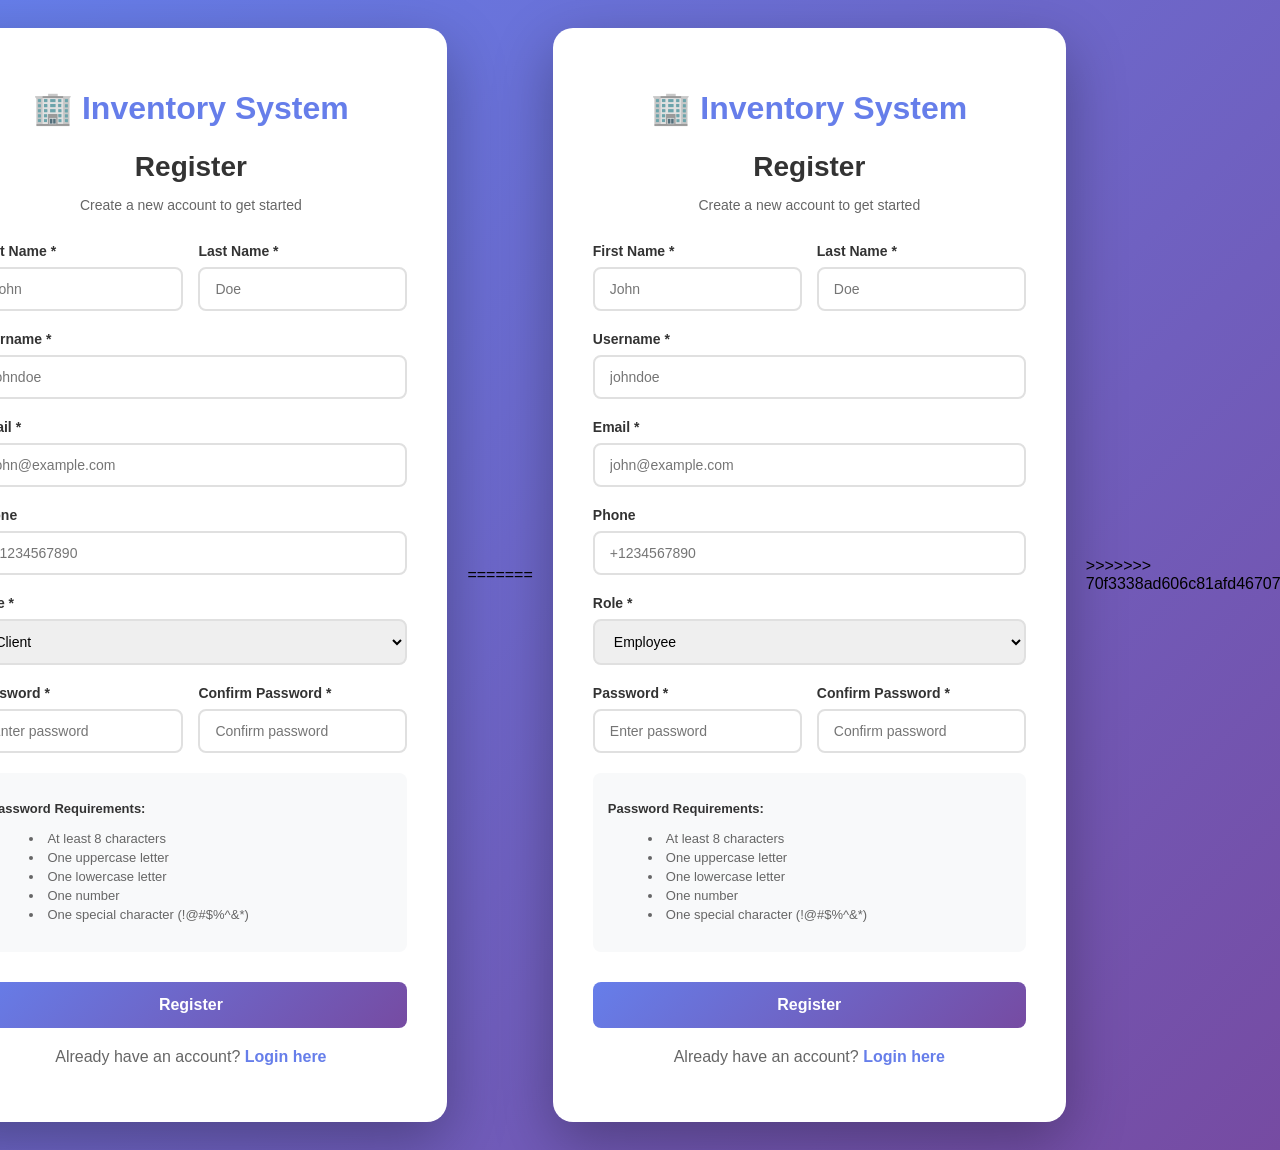
<file: frontend/index.html>
<<<<<<< HEAD
<!DOCTYPE html>
<html lang="en">
<head>
    <meta charset="UTF-8">
    <meta name="viewport" content="width=device-width, initial-scale=1.0">
    <title>Register - Smart Inventory Management</title>
    <link rel="stylesheet" href="css/style.css">
</head>
<body>
    <div class="auth-container">
        <div class="auth-card register-card">
            <div class="auth-header">
                <h1>🏢 Inventory System</h1>
                <h2>Register</h2>
                <p>Create a new account to get started</p>
            </div>

            <div id="error-message" class="error-message" style="display: none;"></div>
            <div id="success-message" class="success-message" style="display: none;"></div>

            <form id="register-form" class="auth-form">
                <div class="form-row">
                    <div class="form-group">
                        <label for="first_name">First Name *</label>
                        <input type="text" id="first_name" name="first_name" required placeholder="John">
                    </div>

                    <div class="form-group">
                        <label for="last_name">Last Name *</label>
                        <input type="text" id="last_name" name="last_name" required placeholder="Doe">
                    </div>
                </div>

                <div class="form-group">
                    <label for="username">Username *</label>
                    <input type="text" id="username" name="username" required minlength="3" placeholder="johndoe">
                </div>

                <div class="form-group">
                    <label for="email">Email *</label>
                    <input type="email" id="email" name="email" required placeholder="john@example.com">
                </div>

                <div class="form-group">
                    <label for="phone">Phone</label>
                    <input type="tel" id="phone" name="phone" placeholder="+1234567890">
                </div>

                <div class="form-group">
                    <label for="role">Role *</label>
                    <select id="role" name="role" required>
                        <option value="client">Client</option>
                        <option value="admin">Admin</option>
                    </select>
                </div>

                <div class="form-row">
                    <div class="form-group">
                        <label for="password">Password *</label>
                        <input type="password" id="password" name="password" required placeholder="Enter password">
                    </div>

                    <div class="form-group">
                        <label for="confirmPassword">Confirm Password *</label>
                        <input type="password" id="confirmPassword" name="confirmPassword" required placeholder="Confirm password">
                    </div>
                </div>

                <div class="password-requirements">
                    <p><strong>Password Requirements:</strong></p>
                    <ul>
                        <li>At least 8 characters</li>
                        <li>One uppercase letter</li>
                        <li>One lowercase letter</li>
                        <li>One number</li>
                        <li>One special character (!@#$%^&*)</li>
                    </ul>
                </div>

                <button type="submit" class="btn-primary">Register</button>
            </form>

            <div class="auth-footer">
                <p>Already have an account? <a href="login.html">Login here</a></p>
            </div>
        </div>
    </div>

    <script src="js/utils.js"></script>
    <script src="js/auth.js"></script>
</body>
=======
<!DOCTYPE html>
<html lang="en">
<head>
    <meta charset="UTF-8">
    <meta name="viewport" content="width=device-width, initial-scale=1.0">
    <title>Register - Smart Inventory Management</title>
    <link rel="stylesheet" href="css/style.css">
</head>
<body>
    <div class="auth-container">
        <div class="auth-card register-card">
            <div class="auth-header">
                <h1>🏢 Inventory System</h1>
                <h2>Register</h2>
                <p>Create a new account to get started</p>
            </div>

            <div id="error-message" class="error-message" style="display: none;"></div>
            <div id="success-message" class="success-message" style="display: none;"></div>

            <form id="register-form" class="auth-form">
                <div class="form-row">
                    <div class="form-group">
                        <label for="first_name">First Name *</label>
                        <input type="text" id="first_name" name="first_name" required placeholder="John">
                    </div>

                    <div class="form-group">
                        <label for="last_name">Last Name *</label>
                        <input type="text" id="last_name" name="last_name" required placeholder="Doe">
                    </div>
                </div>

                <div class="form-group">
                    <label for="username">Username *</label>
                    <input type="text" id="username" name="username" required minlength="3" placeholder="johndoe">
                </div>

                <div class="form-group">
                    <label for="email">Email *</label>
                    <input type="email" id="email" name="email" required placeholder="john@example.com">
                </div>

                <div class="form-group">
                    <label for="phone">Phone</label>
                    <input type="tel" id="phone" name="phone" placeholder="+1234567890">
                </div>

                <div class="form-group">
                    <label for="role">Role *</label>
                    <select id="role" name="role" required>
                        <option value="employee">Employee</option>
                        <option value="admin">Admin</option>
                    </select>
                </div>

                <div class="form-row">
                    <div class="form-group">
                        <label for="password">Password *</label>
                        <input type="password" id="password" name="password" required placeholder="Enter password">
                    </div>

                    <div class="form-group">
                        <label for="confirmPassword">Confirm Password *</label>
                        <input type="password" id="confirmPassword" name="confirmPassword" required placeholder="Confirm password">
                    </div>
                </div>

                <div class="password-requirements">
                    <p><strong>Password Requirements:</strong></p>
                    <ul>
                        <li>At least 8 characters</li>
                        <li>One uppercase letter</li>
                        <li>One lowercase letter</li>
                        <li>One number</li>
                        <li>One special character (!@#$%^&*)</li>
                    </ul>
                </div>

                <button type="submit" class="btn-primary">Register</button>
            </form>

            <div class="auth-footer">
                <p>Already have an account? <a href="login.html">Login here</a></p>
            </div>
        </div>
    </div>

    <script src="js/utils.js"></script>
    <script src="js/auth.js"></script>
</body>
>>>>>>> 70f3338ad606c81afd4670761ec4469490149d3b
</html>
</file>
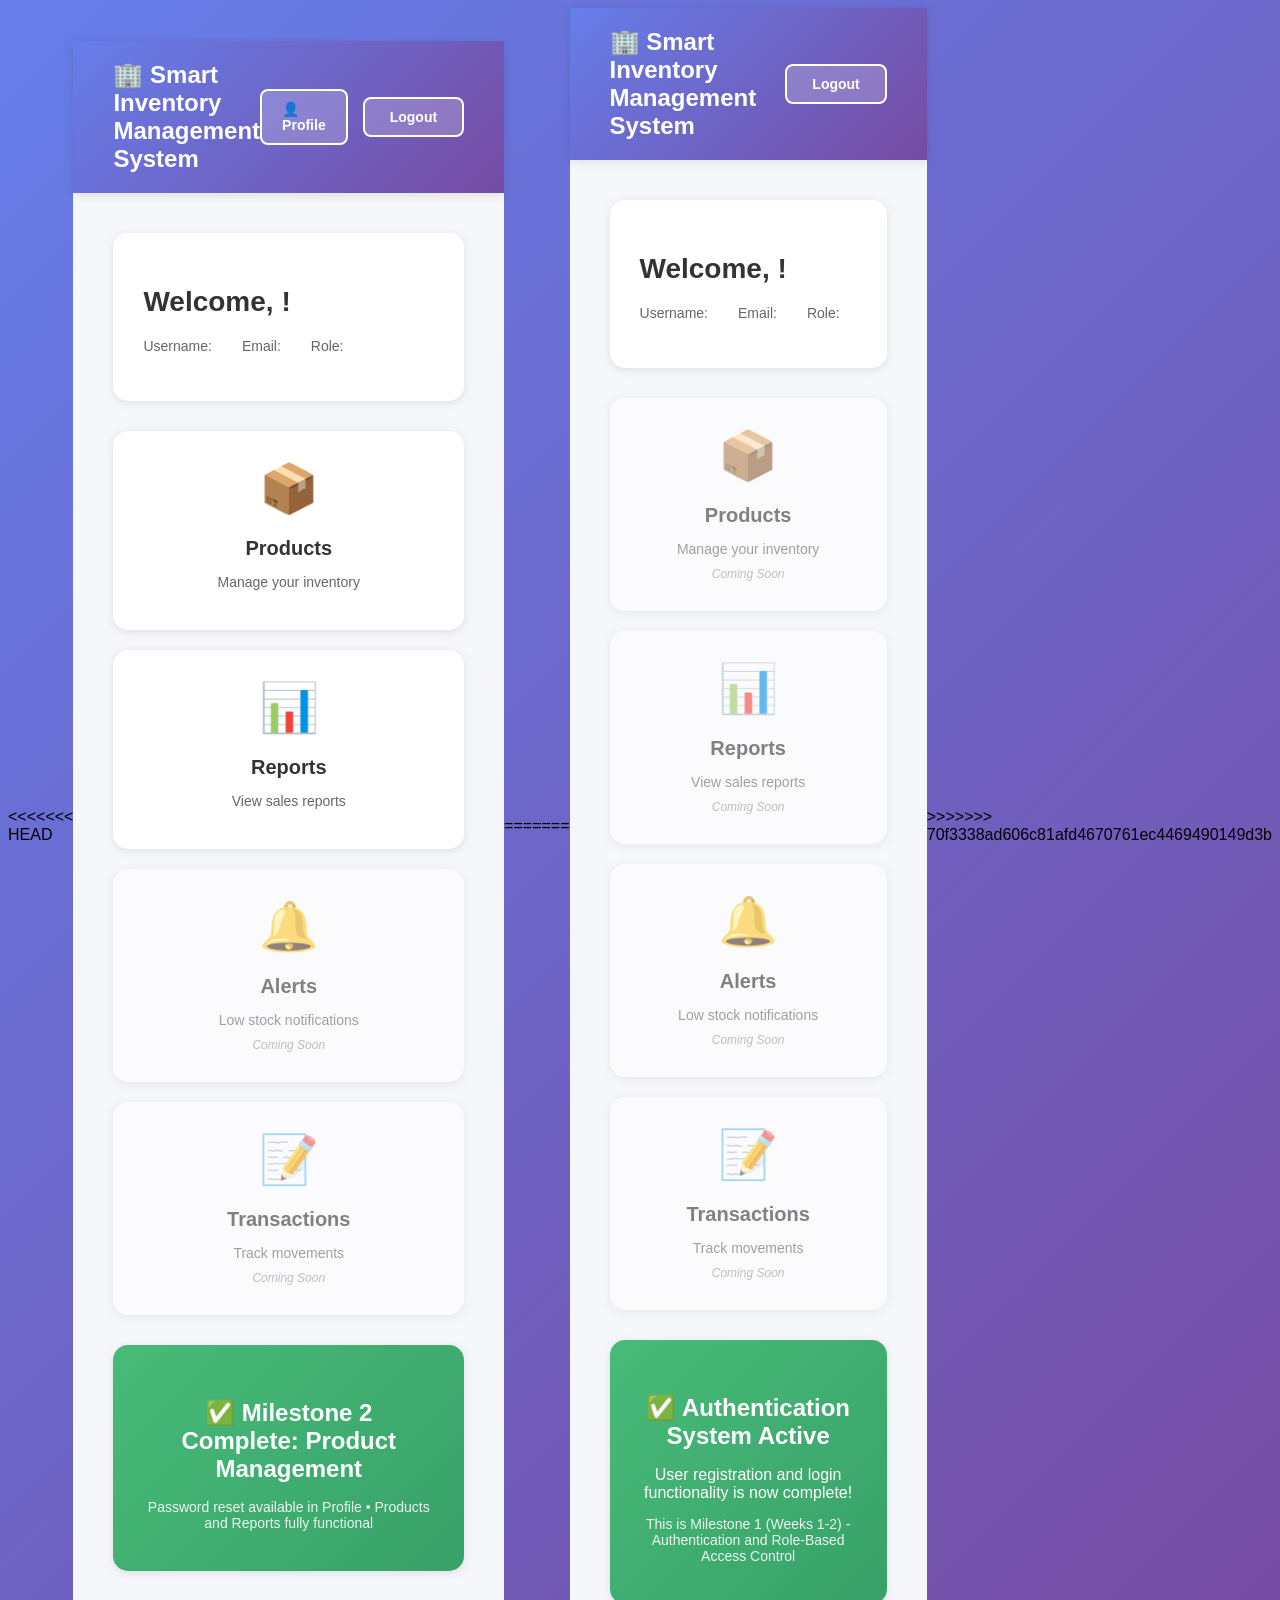
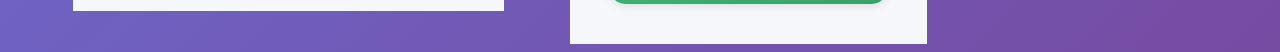
<file: frontend/dashboard.html>
<<<<<<< HEAD
<!DOCTYPE html>
<html lang="en">
<head>
    <meta charset="UTF-8">
    <meta name="viewport" content="width=device-width, initial-scale=1.0">
    <title>Dashboard - Smart Inventory Management</title>
    <link rel="stylesheet" href="css/style.css">
    <link rel="stylesheet" href="css/dashboard.css">
</head>
<body>
    <div class="dashboard-container">
        <div class="dashboard-header">
            <h1>🏢 Smart Inventory Management System</h1>
            <div class="header-actions">
                <a href="profile.html" class="btn-secondary">👤 Profile</a>
                <button id="logout-btn" class="btn-logout">Logout</button>
            </div>
        </div>

        <div class="dashboard-content">
            <div class="welcome-card">
                <h2>Welcome, <span id="user-name"></span>!</h2>
                <div class="user-info">
                    <div class="info-item">
                        <span class="label">Username:</span>
                        <span class="value" id="user-username"></span>
                    </div>
                    <div class="info-item">
                        <span class="label">Email:</span>
                        <span class="value" id="user-email"></span>
                    </div>
                    <div class="info-item">
                        <span class="label">Role:</span>
                        <span class="badge" id="user-role"></span>
                    </div>
                </div>
            </div>

            <div class="features-grid">
                <a href="inventory.html" class="feature-card">
                    <div class="icon">📦</div>
                    <h3>Products</h3>
                    <p>Manage your inventory</p>
                </a>

                <a href="reports.html" class="feature-card">
                    <div class="icon">📊</div>
                    <h3>Reports</h3>
                    <p>View sales reports</p>
                </a>

                <div class="feature-card disabled">
                    <div class="icon">🔔</div>
                    <h3>Alerts</h3>
                    <p>Low stock notifications</p>
                    <small>Coming Soon</small>
                </div>

                <div class="feature-card disabled">
                    <div class="icon">📝</div>
                    <h3>Transactions</h3>
                    <p>Track movements</p>
                    <small>Coming Soon</small>
                </div>
            </div>

            <div class="info-banner">
                <h3>✅ Milestone 2 Complete: Product Management</h3>
                <p><strong id="role-info"></strong></p>
                <p class="small-text">
                    Password reset available in Profile • Products and Reports fully functional
                </p>
            </div>
        </div>
    </div>

    <script src="js/utils.js"></script>
    <script src="js/dashboard.js"></script>
</body>
=======
<!DOCTYPE html>
<html lang="en">
<head>
    <meta charset="UTF-8">
    <meta name="viewport" content="width=device-width, initial-scale=1.0">
    <title>Dashboard - Smart Inventory Management</title>
    <link rel="stylesheet" href="css/style.css">
    <link rel="stylesheet" href="css/dashboard.css">
</head>
<body>
    <div class="dashboard-container">
        <div class="dashboard-header">
            <h1>🏢 Smart Inventory Management System</h1>
            <button id="logout-btn" class="btn-logout">Logout</button>
        </div>

        <div class="dashboard-content">
            <div class="welcome-card">
                <h2>Welcome, <span id="user-name"></span>!</h2>
                <div class="user-info">
                    <div class="info-item">
                        <span class="label">Username:</span>
                        <span class="value" id="user-username"></span>
                    </div>
                    <div class="info-item">
                        <span class="label">Email:</span>
                        <span class="value" id="user-email"></span>
                    </div>
                    <div class="info-item">
                        <span class="label">Role:</span>
                        <span class="badge" id="user-role"></span>
                    </div>
                </div>
            </div>

            <div class="features-grid">
                <div class="feature-card disabled">
                    <div class="icon">📦</div>
                    <h3>Products</h3>
                    <p>Manage your inventory</p>
                    <small>Coming Soon</small>
                </div>

                <div class="feature-card disabled">
                    <div class="icon">📊</div>
                    <h3>Reports</h3>
                    <p>View sales reports</p>
                    <small>Coming Soon</small>
                </div>

                <div class="feature-card disabled">
                    <div class="icon">🔔</div>
                    <h3>Alerts</h3>
                    <p>Low stock notifications</p>
                    <small>Coming Soon</small>
                </div>

                <div class="feature-card disabled">
                    <div class="icon">📝</div>
                    <h3>Transactions</h3>
                    <p>Track movements</p>
                    <small>Coming Soon</small>
                </div>
            </div>

            <div class="info-banner">
                <h3>✅ Authentication System Active</h3>
                <p>User registration and login functionality is now complete!</p>
                <p class="small-text">
                    This is Milestone 1 (Weeks 1-2) - Authentication and Role-Based Access Control
                </p>
            </div>
        </div>
    </div>

    <script src="js/utils.js"></script>
    <script src="js/dashboard.js"></script>
</body>
>>>>>>> 70f3338ad606c81afd4670761ec4469490149d3b
</html>
</file>
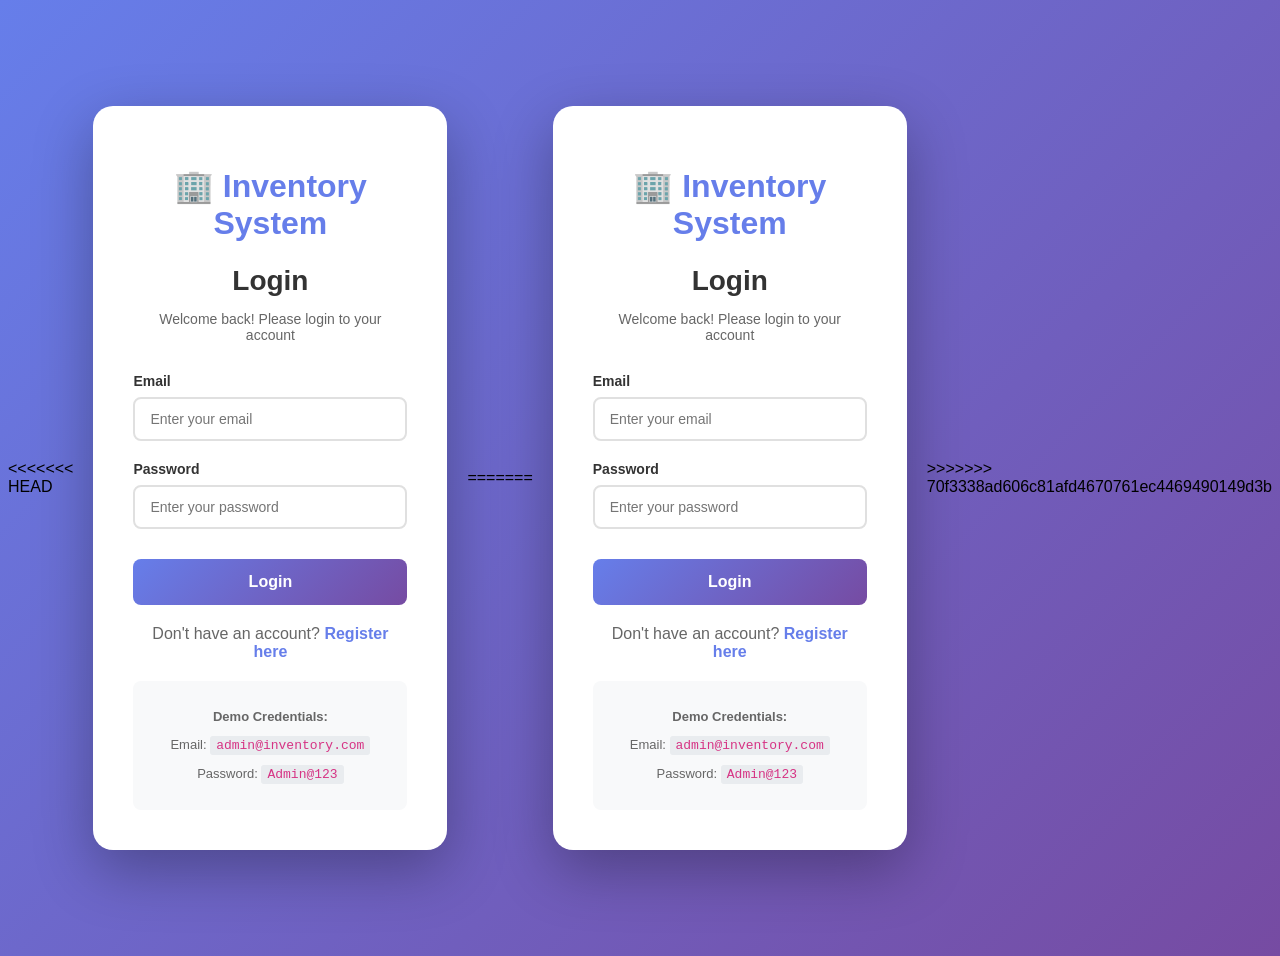
<file: frontend/login.html>
<<<<<<< HEAD
<!DOCTYPE html>
<html lang="en">
<head>
    <meta charset="UTF-8">
    <meta name="viewport" content="width=device-width, initial-scale=1.0">
    <title>Login - Smart Inventory Management</title>
    <link rel="stylesheet" href="css/style.css">
</head>
<body>
    <div class="auth-container">
        <div class="auth-card">
            <div class="auth-header">
                <h1>🏢 Inventory System</h1>
                <h2>Login</h2>
                <p>Welcome back! Please login to your account</p>
            </div>

            <div id="error-message" class="error-message" style="display: none;"></div>
            <div id="success-message" class="success-message" style="display: none;"></div>

            <form id="login-form" class="auth-form">
                <div class="form-group">
                    <label for="email">Email</label>
                    <input type="email" id="email" name="email" required placeholder="Enter your email">
                </div>

                <div class="form-group">
                    <label for="password">Password</label>
                    <input type="password" id="password" name="password" required placeholder="Enter your password">
                </div>

                <button type="submit" class="btn-primary">Login</button>
            </form>

            <div class="auth-footer">
                <p>Don't have an account? <a href="index.html">Register here</a></p>
            </div>

            <div class="demo-credentials">
                <p><strong>Demo Credentials:</strong></p>
                <p>Email: <code>admin@inventory.com</code></p>
                <p>Password: <code>Admin@123</code></p>
            </div>
        </div>
    </div>

    <script src="js/utils.js"></script>
    <script src="js/auth.js"></script>
</body>
=======
<!DOCTYPE html>
<html lang="en">
<head>
    <meta charset="UTF-8">
    <meta name="viewport" content="width=device-width, initial-scale=1.0">
    <title>Login - Smart Inventory Management</title>
    <link rel="stylesheet" href="css/style.css">
</head>
<body>
    <div class="auth-container">
        <div class="auth-card">
            <div class="auth-header">
                <h1>🏢 Inventory System</h1>
                <h2>Login</h2>
                <p>Welcome back! Please login to your account</p>
            </div>

            <div id="error-message" class="error-message" style="display: none;"></div>
            <div id="success-message" class="success-message" style="display: none;"></div>

            <form id="login-form" class="auth-form">
                <div class="form-group">
                    <label for="email">Email</label>
                    <input type="email" id="email" name="email" required placeholder="Enter your email">
                </div>

                <div class="form-group">
                    <label for="password">Password</label>
                    <input type="password" id="password" name="password" required placeholder="Enter your password">
                </div>

                <button type="submit" class="btn-primary">Login</button>
            </form>

            <div class="auth-footer">
                <p>Don't have an account? <a href="index.html">Register here</a></p>
            </div>

            <div class="demo-credentials">
                <p><strong>Demo Credentials:</strong></p>
                <p>Email: <code>admin@inventory.com</code></p>
                <p>Password: <code>Admin@123</code></p>
            </div>
        </div>
    </div>

    <script src="js/utils.js"></script>
    <script src="js/auth.js"></script>
</body>
>>>>>>> 70f3338ad606c81afd4670761ec4469490149d3b
</html>
</file>
<file: frontend/css/style.css>
<<<<<<< HEAD
/* Reset and Base Styles */
* {
    margin: 0;
    padding: 0;
    box-sizing: border-box;
}

body {
    font-family: 'Segoe UI', Tahoma, Geneva, Verdana, sans-serif;
    background: linear-gradient(135deg, #667eea 0%, #764ba2 100%);
    min-height: 100vh;
    display: flex;
    align-items: center;
    justify-content: center;
}

/* Auth Container */
.auth-container {
    width: 100%;
    min-height: 100vh;
    display: flex;
    align-items: center;
    justify-content: center;
    padding: 20px;
}

.auth-card {
    background: white;
    border-radius: 20px;
    padding: 40px;
    box-shadow: 0 20px 60px rgba(0, 0, 0, 0.3);
    width: 100%;
    max-width: 450px;
    animation: slideIn 0.3s ease-out;
}

.register-card {
    max-width: 600px;
}

@keyframes slideIn {
    from {
        opacity: 0;
        transform: translateY(-20px);
    }
    to {
        opacity: 1;
        transform: translateY(0);
    }
}

/* Auth Header */
.auth-header {
    text-align: center;
    margin-bottom: 30px;
}

.auth-header h1 {
    font-size: 32px;
    margin-bottom: 10px;
    color: #667eea;
}

.auth-header h2 {
    font-size: 28px;
    margin-bottom: 10px;
    color: #333;
}

.auth-header p {
    color: #666;
    font-size: 14px;
}

/* Messages */
.error-message {
    background: #fee;
    border: 1px solid #fcc;
    color: #c33;
    padding: 12px;
    border-radius: 8px;
    margin-bottom: 20px;
    text-align: center;
}

.success-message {
    background: #efe;
    border: 1px solid #cfc;
    color: #3c3;
    padding: 12px;
    border-radius: 8px;
    margin-bottom: 20px;
    text-align: center;
}

/* Forms */
.auth-form {
    display: flex;
    flex-direction: column;
    gap: 20px;
}

.form-row {
    display: grid;
    grid-template-columns: 1fr 1fr;
    gap: 15px;
}

.form-group {
    display: flex;
    flex-direction: column;
}

.form-group label {
    margin-bottom: 8px;
    color: #333;
    font-weight: 600;
    font-size: 14px;
}

.form-group input,
.form-group select {
    padding: 12px 15px;
    border: 2px solid #e0e0e0;
    border-radius: 8px;
    font-size: 14px;
    transition: all 0.3s ease;
}

.form-group input:focus,
.form-group select:focus {
    outline: none;
    border-color: #667eea;
    box-shadow: 0 0 0 3px rgba(102, 126, 234, 0.1);
}

.form-group input:disabled,
.form-group select:disabled {
    background: #f5f5f5;
    cursor: not-allowed;
}

/* Buttons */
.btn-primary {
    background: linear-gradient(135deg, #667eea 0%, #764ba2 100%);
    color: white;
    padding: 14px 30px;
    border: none;
    border-radius: 8px;
    font-size: 16px;
    font-weight: 600;
    cursor: pointer;
    transition: all 0.3s ease;
    margin-top: 10px;
}

.btn-primary:hover:not(:disabled) {
    transform: translateY(-2px);
    box-shadow: 0 5px 20px rgba(102, 126, 234, 0.4);
}

.btn-primary:disabled {
    opacity: 0.6;
    cursor: not-allowed;
}

/* Auth Footer */
.auth-footer {
    text-align: center;
    margin-top: 20px;
    color: #666;
}

.auth-footer a {
    color: #667eea;
    text-decoration: none;
    font-weight: 600;
}

.auth-footer a:hover {
    text-decoration: underline;
}

/* Demo Credentials */
.demo-credentials {
    background: #f8f9fa;
    padding: 15px;
    border-radius: 8px;
    margin-top: 20px;
    text-align: center;
    font-size: 13px;
    color: #666;
}

.demo-credentials code {
    background: #e9ecef;
    padding: 2px 6px;
    border-radius: 3px;
    font-family: 'Courier New', monospace;
    color: #d63384;
}

/* Password Requirements */
.password-requirements {
    background: #f8f9fa;
    padding: 15px;
    border-radius: 8px;
    font-size: 13px;
}

.password-requirements p {
    margin-bottom: 8px;
    color: #333;
}

.password-requirements ul {
    list-style-position: inside;
    color: #666;
}

.password-requirements li {
    padding: 2px 0;
}

/* Responsive */
@media (max-width: 768px) {
    .form-row {
        grid-template-columns: 1fr;
    }

    .auth-card {
        padding: 30px 20px;
    }
=======
/* Reset and Base Styles */
* {
    margin: 0;
    padding: 0;
    box-sizing: border-box;
}

body {
    font-family: 'Segoe UI', Tahoma, Geneva, Verdana, sans-serif;
    background: linear-gradient(135deg, #667eea 0%, #764ba2 100%);
    min-height: 100vh;
    display: flex;
    align-items: center;
    justify-content: center;
}

/* Auth Container */
.auth-container {
    width: 100%;
    min-height: 100vh;
    display: flex;
    align-items: center;
    justify-content: center;
    padding: 20px;
}

.auth-card {
    background: white;
    border-radius: 20px;
    padding: 40px;
    box-shadow: 0 20px 60px rgba(0, 0, 0, 0.3);
    width: 100%;
    max-width: 450px;
    animation: slideIn 0.3s ease-out;
}

.register-card {
    max-width: 600px;
}

@keyframes slideIn {
    from {
        opacity: 0;
        transform: translateY(-20px);
    }
    to {
        opacity: 1;
        transform: translateY(0);
    }
}

/* Auth Header */
.auth-header {
    text-align: center;
    margin-bottom: 30px;
}

.auth-header h1 {
    font-size: 32px;
    margin-bottom: 10px;
    color: #667eea;
}

.auth-header h2 {
    font-size: 28px;
    margin-bottom: 10px;
    color: #333;
}

.auth-header p {
    color: #666;
    font-size: 14px;
}

/* Messages */
.error-message {
    background: #fee;
    border: 1px solid #fcc;
    color: #c33;
    padding: 12px;
    border-radius: 8px;
    margin-bottom: 20px;
    text-align: center;
}

.success-message {
    background: #efe;
    border: 1px solid #cfc;
    color: #3c3;
    padding: 12px;
    border-radius: 8px;
    margin-bottom: 20px;
    text-align: center;
}

/* Forms */
.auth-form {
    display: flex;
    flex-direction: column;
    gap: 20px;
}

.form-row {
    display: grid;
    grid-template-columns: 1fr 1fr;
    gap: 15px;
}

.form-group {
    display: flex;
    flex-direction: column;
}

.form-group label {
    margin-bottom: 8px;
    color: #333;
    font-weight: 600;
    font-size: 14px;
}

.form-group input,
.form-group select {
    padding: 12px 15px;
    border: 2px solid #e0e0e0;
    border-radius: 8px;
    font-size: 14px;
    transition: all 0.3s ease;
}

.form-group input:focus,
.form-group select:focus {
    outline: none;
    border-color: #667eea;
    box-shadow: 0 0 0 3px rgba(102, 126, 234, 0.1);
}

.form-group input:disabled,
.form-group select:disabled {
    background: #f5f5f5;
    cursor: not-allowed;
}

/* Buttons */
.btn-primary {
    background: linear-gradient(135deg, #667eea 0%, #764ba2 100%);
    color: white;
    padding: 14px 30px;
    border: none;
    border-radius: 8px;
    font-size: 16px;
    font-weight: 600;
    cursor: pointer;
    transition: all 0.3s ease;
    margin-top: 10px;
}

.btn-primary:hover:not(:disabled) {
    transform: translateY(-2px);
    box-shadow: 0 5px 20px rgba(102, 126, 234, 0.4);
}

.btn-primary:disabled {
    opacity: 0.6;
    cursor: not-allowed;
}

/* Auth Footer */
.auth-footer {
    text-align: center;
    margin-top: 20px;
    color: #666;
}

.auth-footer a {
    color: #667eea;
    text-decoration: none;
    font-weight: 600;
}

.auth-footer a:hover {
    text-decoration: underline;
}

/* Demo Credentials */
.demo-credentials {
    background: #f8f9fa;
    padding: 15px;
    border-radius: 8px;
    margin-top: 20px;
    text-align: center;
    font-size: 13px;
    color: #666;
}

.demo-credentials code {
    background: #e9ecef;
    padding: 2px 6px;
    border-radius: 3px;
    font-family: 'Courier New', monospace;
    color: #d63384;
}

/* Password Requirements */
.password-requirements {
    background: #f8f9fa;
    padding: 15px;
    border-radius: 8px;
    font-size: 13px;
}

.password-requirements p {
    margin-bottom: 8px;
    color: #333;
}

.password-requirements ul {
    list-style-position: inside;
    color: #666;
}

.password-requirements li {
    padding: 2px 0;
}

/* Responsive */
@media (max-width: 768px) {
    .form-row {
        grid-template-columns: 1fr;
    }

    .auth-card {
        padding: 30px 20px;
    }
>>>>>>> 70f3338ad606c81afd4670761ec4469490149d3b
}
</file>
<file: frontend/css/dashboard.css>
<<<<<<< HEAD
/* Dashboard Styles */
body {
    background: #f5f7fa;
}

.dashboard-container {
    width: 100%;
    min-height: 100vh;
    background: #f5f7fa;
}

.dashboard-header {
    background: linear-gradient(135deg, #667eea 0%, #764ba2 100%);
    color: white;
    padding: 20px 40px;
    display: flex;
    justify-content: space-between;
    align-items: center;
    box-shadow: 0 2px 10px rgba(0, 0, 0, 0.1);
}

.dashboard-header h1 {
    font-size: 24px;
    margin: 0;
}

.header-actions {
    display: flex;
    gap: 15px;
    align-items: center;
}

.btn-secondary {
    background: rgba(255, 255, 255, 0.2);
    color: white;
    border: 2px solid white;
    padding: 10px 20px;
    border-radius: 8px;
    text-decoration: none;
    font-size: 14px;
    font-weight: 600;
    transition: all 0.3s ease;
    display: inline-block;
}

.btn-secondary:hover {
    background: white;
    color: #667eea;
}

.btn-logout {
    background: rgba(255, 255, 255, 0.2);
    color: white;
    border: 2px solid white;
    padding: 10px 25px;
    border-radius: 8px;
    cursor: pointer;
    font-size: 14px;
    font-weight: 600;
    transition: all 0.3s ease;
}

.btn-logout:hover {
    background: white;
    color: #667eea;
}

.dashboard-content {
    padding: 40px;
    max-width: 1200px;
    margin: 0 auto;
}

.welcome-card {
    background: white;
    border-radius: 15px;
    padding: 30px;
    box-shadow: 0 2px 10px rgba(0, 0, 0, 0.1);
    margin-bottom: 30px;
}

.welcome-card h2 {
    color: #333;
    margin-bottom: 20px;
    font-size: 28px;
}

.user-info {
    display: flex;
    gap: 30px;
    flex-wrap: wrap;
}

.info-item {
    display: flex;
    flex-direction: column;
    gap: 5px;
}

.info-item .label {
    color: #666;
    font-size: 14px;
    font-weight: 500;
}

.info-item .value {
    color: #333;
    font-size: 16px;
    font-weight: 600;
}

.badge {
    display: inline-block;
    padding: 6px 12px;
    border-radius: 6px;
    font-size: 12px;
    font-weight: 700;
    text-transform: uppercase;
    letter-spacing: 0.5px;
}

.badge.admin {
    background: #667eea;
    color: white;
}

.badge.employee {
    background: #48bb78;
    color: white;
}

.features-grid {
    display: grid;
    grid-template-columns: repeat(auto-fit, minmax(250px, 1fr));
    gap: 20px;
    margin-bottom: 30px;
}

.feature-card {
    background: white;
    border-radius: 15px;
    padding: 30px;
    text-align: center;
    box-shadow: 0 2px 10px rgba(0, 0, 0, 0.1);
    transition: all 0.3s ease;
    cursor: pointer;
}

.feature-card:hover:not(.disabled) {
    transform: translateY(-5px);
    box-shadow: 0 5px 20px rgba(0, 0, 0, 0.15);
}

.feature-card.disabled {
    opacity: 0.6;
    cursor: not-allowed;
}

.feature-card .icon {
    font-size: 48px;
    margin-bottom: 15px;
}

.feature-card h3 {
    color: #333;
    margin-bottom: 10px;
    font-size: 20px;
}

.feature-card p {
    color: #666;
    font-size: 14px;
    margin-bottom: 10px;
}

.feature-card small {
    color: #999;
    font-size: 12px;
    font-style: italic;
}

.info-banner {
    background: linear-gradient(135deg, #48bb78 0%, #38a169 100%);
    color: white;
    border-radius: 15px;
    padding: 30px;
    text-align: center;
    box-shadow: 0 2px 10px rgba(0, 0, 0, 0.1);
}

.info-banner h3 {
    margin-bottom: 15px;
    font-size: 24px;
}

.info-banner p {
    margin-bottom: 10px;
    font-size: 16px;
}

.small-text {
    font-size: 14px !important;
    opacity: 0.9;
}

/* Profile Page Styles */
.profile-container {
    max-width: 900px;
    margin: 0 auto;
}

.profile-section {
    background: white;
    border-radius: 15px;
    padding: 30px;
    box-shadow: 0 2px 10px rgba(0, 0, 0, 0.1);
    margin-bottom: 30px;
}

.profile-section h2 {
    color: #333;
    margin-bottom: 25px;
    font-size: 24px;
    border-bottom: 2px solid #f0f0f0;
    padding-bottom: 15px;
}

.profile-info {
    display: flex;
    flex-direction: column;
    gap: 20px;
}

.info-row {
    display: flex;
    justify-content: space-between;
    align-items: center;
    padding: 15px 0;
    border-bottom: 1px solid #f5f5f5;
}

.info-row:last-child {
    border-bottom: none;
}

.info-row .label {
    color: #666;
    font-size: 14px;
    font-weight: 600;
    min-width: 150px;
}

.info-row .value {
    color: #333;
    font-size: 16px;
    font-weight: 500;
    flex: 1;
    text-align: right;
}

.form-help {
    display: block;
    color: #666;
    font-size: 12px;
    margin-top: 5px;
    line-height: 1.4;
}

.feature-card {
    text-decoration: none;
    color: inherit;
    display: block;
}

/* Responsive */
@media (max-width: 768px) {
    .dashboard-header {
        flex-direction: column;
        gap: 15px;
        text-align: center;
    }

    .dashboard-content {
        padding: 20px;
    }

    .user-info {
        flex-direction: column;
        gap: 15px;
    }

    .features-grid {
        grid-template-columns: 1fr;
    }
=======
/* Dashboard Styles */
body {
    background: #f5f7fa;
}

.dashboard-container {
    width: 100%;
    min-height: 100vh;
    background: #f5f7fa;
}

.dashboard-header {
    background: linear-gradient(135deg, #667eea 0%, #764ba2 100%);
    color: white;
    padding: 20px 40px;
    display: flex;
    justify-content: space-between;
    align-items: center;
    box-shadow: 0 2px 10px rgba(0, 0, 0, 0.1);
}

.dashboard-header h1 {
    font-size: 24px;
    margin: 0;
}

.btn-logout {
    background: rgba(255, 255, 255, 0.2);
    color: white;
    border: 2px solid white;
    padding: 10px 25px;
    border-radius: 8px;
    cursor: pointer;
    font-size: 14px;
    font-weight: 600;
    transition: all 0.3s ease;
}

.btn-logout:hover {
    background: white;
    color: #667eea;
}

.dashboard-content {
    padding: 40px;
    max-width: 1200px;
    margin: 0 auto;
}

.welcome-card {
    background: white;
    border-radius: 15px;
    padding: 30px;
    box-shadow: 0 2px 10px rgba(0, 0, 0, 0.1);
    margin-bottom: 30px;
}

.welcome-card h2 {
    color: #333;
    margin-bottom: 20px;
    font-size: 28px;
}

.user-info {
    display: flex;
    gap: 30px;
    flex-wrap: wrap;
}

.info-item {
    display: flex;
    flex-direction: column;
    gap: 5px;
}

.info-item .label {
    color: #666;
    font-size: 14px;
    font-weight: 500;
}

.info-item .value {
    color: #333;
    font-size: 16px;
    font-weight: 600;
}

.badge {
    display: inline-block;
    padding: 6px 12px;
    border-radius: 6px;
    font-size: 12px;
    font-weight: 700;
    text-transform: uppercase;
    letter-spacing: 0.5px;
}

.badge.admin {
    background: #667eea;
    color: white;
}

.badge.employee {
    background: #48bb78;
    color: white;
}

.features-grid {
    display: grid;
    grid-template-columns: repeat(auto-fit, minmax(250px, 1fr));
    gap: 20px;
    margin-bottom: 30px;
}

.feature-card {
    background: white;
    border-radius: 15px;
    padding: 30px;
    text-align: center;
    box-shadow: 0 2px 10px rgba(0, 0, 0, 0.1);
    transition: all 0.3s ease;
    cursor: pointer;
}

.feature-card:hover:not(.disabled) {
    transform: translateY(-5px);
    box-shadow: 0 5px 20px rgba(0, 0, 0, 0.15);
}

.feature-card.disabled {
    opacity: 0.6;
    cursor: not-allowed;
}

.feature-card .icon {
    font-size: 48px;
    margin-bottom: 15px;
}

.feature-card h3 {
    color: #333;
    margin-bottom: 10px;
    font-size: 20px;
}

.feature-card p {
    color: #666;
    font-size: 14px;
    margin-bottom: 10px;
}

.feature-card small {
    color: #999;
    font-size: 12px;
    font-style: italic;
}

.info-banner {
    background: linear-gradient(135deg, #48bb78 0%, #38a169 100%);
    color: white;
    border-radius: 15px;
    padding: 30px;
    text-align: center;
    box-shadow: 0 2px 10px rgba(0, 0, 0, 0.1);
}

.info-banner h3 {
    margin-bottom: 15px;
    font-size: 24px;
}

.info-banner p {
    margin-bottom: 10px;
    font-size: 16px;
}

.small-text {
    font-size: 14px !important;
    opacity: 0.9;
}

/* Responsive */
@media (max-width: 768px) {
    .dashboard-header {
        flex-direction: column;
        gap: 15px;
        text-align: center;
    }

    .dashboard-content {
        padding: 20px;
    }

    .user-info {
        flex-direction: column;
        gap: 15px;
    }

    .features-grid {
        grid-template-columns: 1fr;
    }
>>>>>>> 70f3338ad606c81afd4670761ec4469490149d3b
}
</file>
